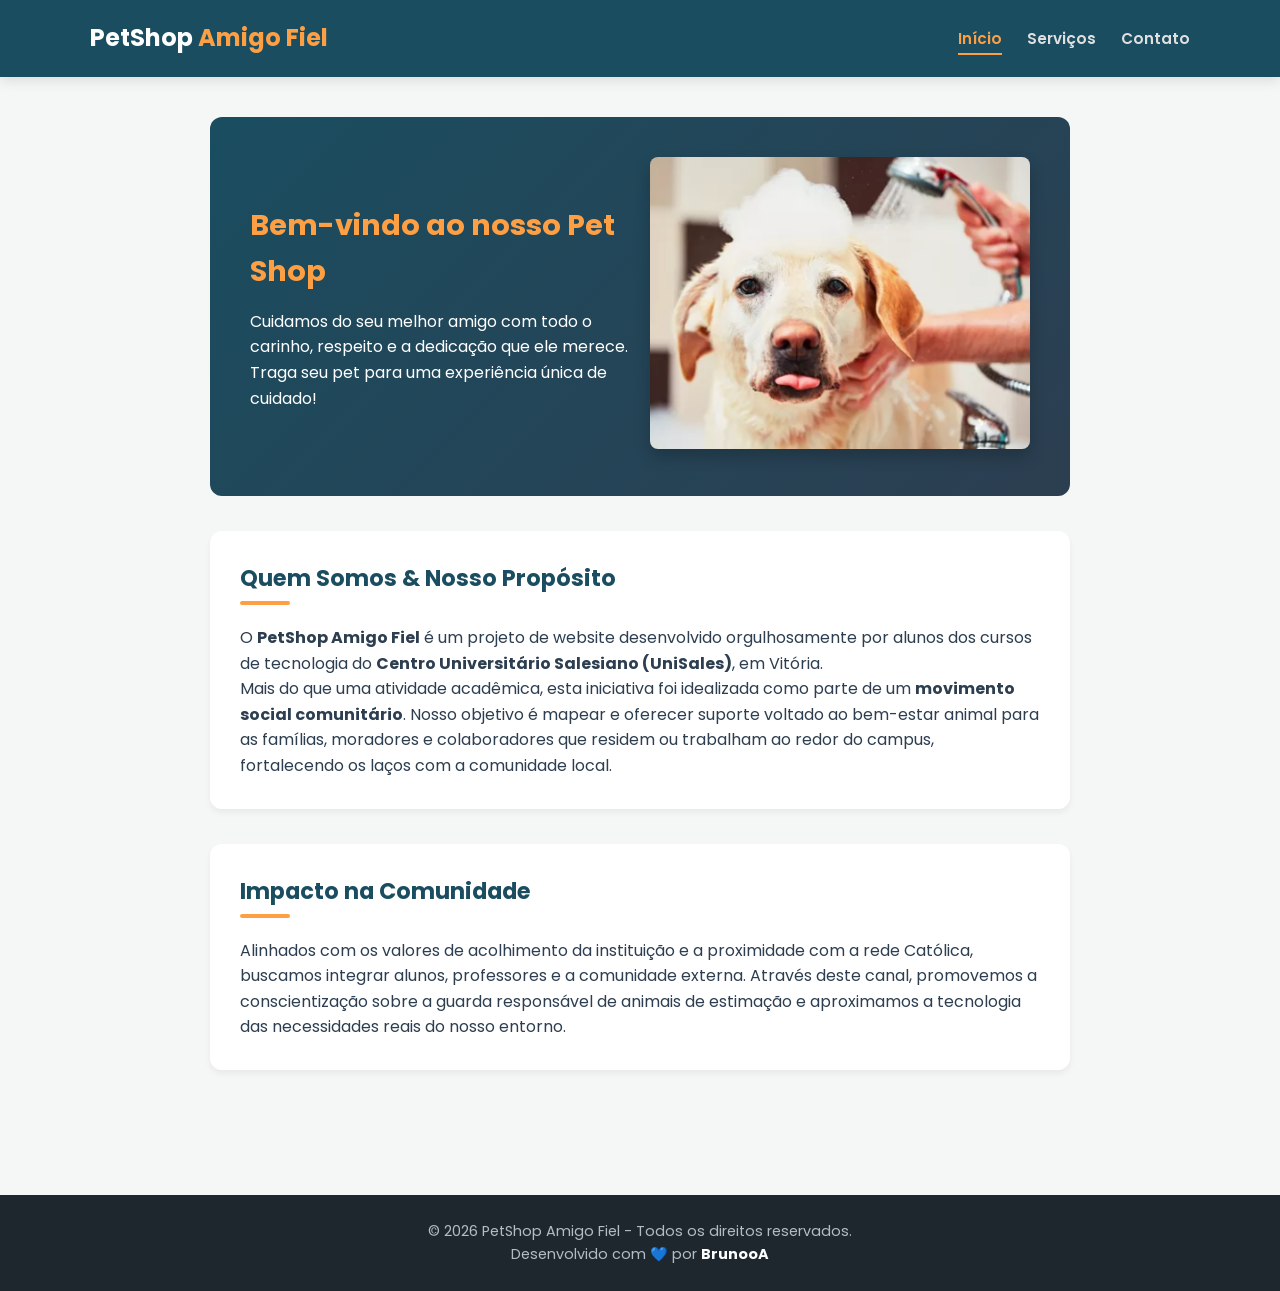
<file: index.html>
<!DOCTYPE html>
<html lang="pt-br">

<head>
    <meta charset="UTF-8">
    <meta name="viewport" content="width=device-width, initial-scale=1.0">
    <title>Ínicio- PetShop Amigo Fiel</title>

    <link rel="icon" type="image/png" href="img/petshop.png">

    <link rel="preconnect" href="https://fonts.googleapis.com">
    <link rel="preconnect" href="https://fonts.gstatic.com" crossorigin>
    <link href="https://fonts.googleapis.com/css2?family=Poppins:wght@300;400;600;700&display=swap" rel="stylesheet">
    <link rel="stylesheet" href="css/style.css">
</head>

<body>

    <header>
        <div class="header-container">
            <h1 class="logo">PetShop <span>Amigo Fiel</span></h1>
            <nav>
                <ul>
                    <li><a href="index.html" class="active">Início</a></li>
                    <li><a href="servicos.html">Serviços</a></li>
                    <li><a href="contato.html">Contato</a></li>
                </ul>
            </nav>
        </div>
    </header>

    <main>
        <section id="sobre" class="card-hero">
            <div class="hero-text">
                <h2>Bem-vindo ao nosso Pet Shop</h2>
                <p>Cuidamos do seu melhor amigo com todo o carinho, respeito e a dedicação que ele merece. Traga seu pet
                    para uma experiência única de cuidado!</p>
            </div>
            <div class="hero-img">
                <img src="img/photo.png" alt="Cachorro feliz no banho">
            </div>
        </section>

        <section class="card">
            <h3>Quem Somos & Nosso Propósito</h3>
            <p>O <strong>PetShop Amigo Fiel</strong> é um projeto de website desenvolvido orgulhosamente por alunos dos
                cursos de tecnologia do <strong>Centro Universitário Salesiano (UniSales)</strong>, em Vitória.</p>
            <p>Mais do que uma atividade acadêmica, esta iniciativa foi idealizada como parte de um <strong>movimento
                    social comunitário</strong>. Nosso objetivo é mapear e oferecer suporte voltado ao bem-estar animal
                para as famílias, moradores e colaboradores que residem ou trabalham ao redor do campus, fortalecendo os
                laços com a comunidade local.</p>
        </section>

        <section class="card">
            <h3>Impacto na Comunidade</h3>
            <p>Alinhados com os valores de acolhimento da instituição e a proximidade com a rede Católica, buscamos
                integrar alunos, professores e a comunidade externa. Através deste canal, promovemos a conscientização
                sobre a guarda responsável de animais de estimação e aproximamos a tecnologia das necessidades reais do
                nosso entorno.</p>
        </section>
    </main>

    <footer>
        <p>&copy; 2026 PetShop Amigo Fiel - Todos os direitos reservados.</p>
        <p>Desenvolvido com 💙 por <strong>BrunooA</strong></p>
    </footer>

</body>

</html>
</file>
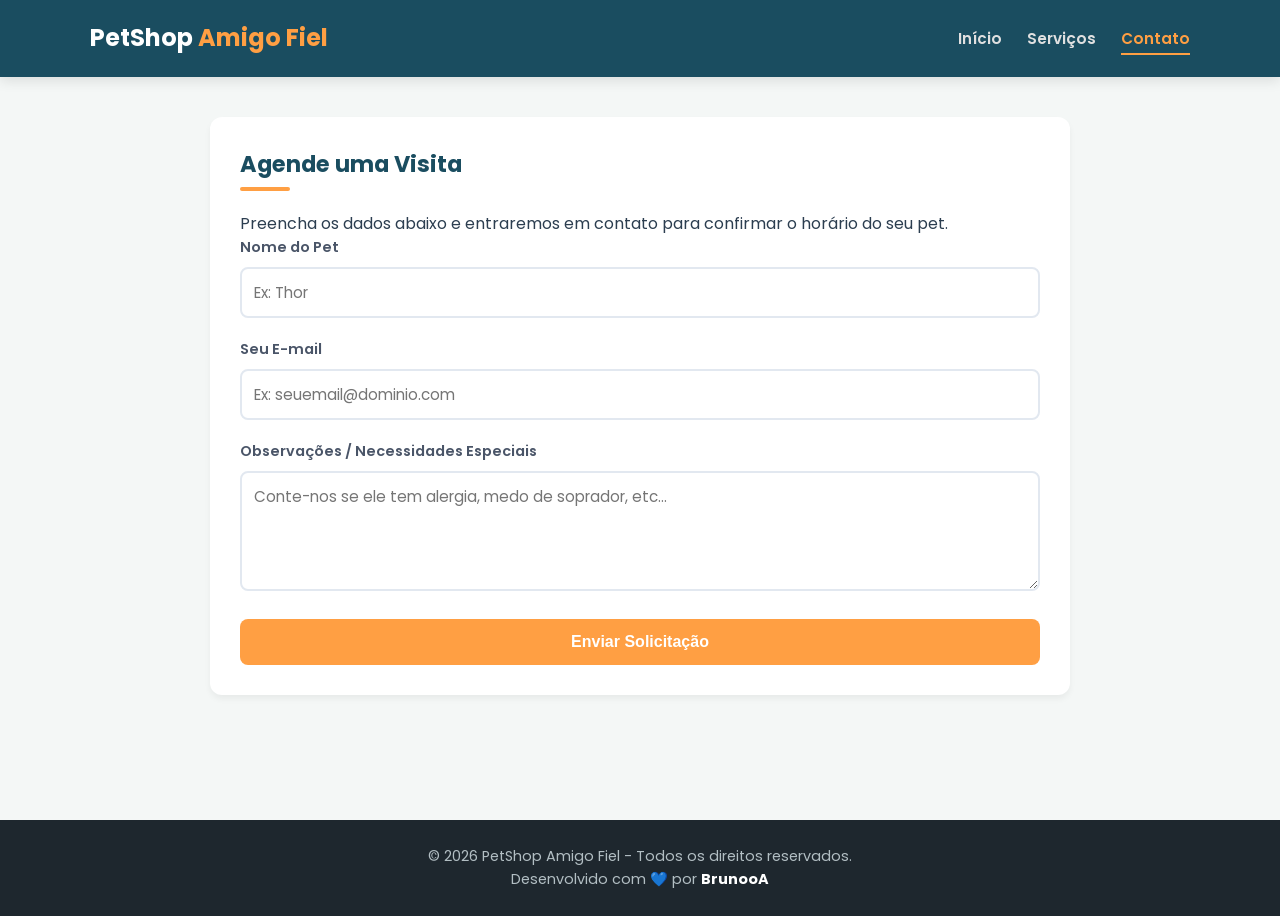
<file: contato.html>
<!DOCTYPE html>
<html lang="pt-br">

<head>
    <meta charset="UTF-8">
    <meta name="viewport" content="width=device-width, initial-scale=1.0">
    <title>Contato - PetShop Amigo Fiel</title>
    <link rel="icon" type="image/png" href="img/petshop.png">
    <link rel="preconnect" href="https://fonts.googleapis.com">
    <link rel="preconnect" href="https://fonts.gstatic.com" crossorigin>
    <link href="https://fonts.googleapis.com/css2?family=Poppins:wght@300;400;600;700&display=swap" rel="stylesheet">
    <link rel="stylesheet" href="css/style.css">
</head>

<body>

    <header>
        <div class="header-container">
            <h1 class="logo">PetShop <span>Amigo Fiel</span></h1>
            <nav>
                <ul>
                    <li><a href="index.html">Início</a></li>
                    <li><a href="servicos.html">Serviços</a></li>
                    <li><a href="contato.html" class="active">Contato</a></li>
                </ul>
            </nav>
        </div>
    </header>

    <main>
        <section id="contato" class="card">
            <h3>Agende uma Visita</h3>
            <p>Preencha os dados abaixo e entraremos em contato para confirmar o horário do seu pet.</p>

            <form action="index.html" method="GET">
                <div class="form-group">
                    <label for="nome">Nome do Pet</label>
                    <input type="text" id="nome" name="nome" placeholder="Ex: Thor" required>
                </div>

                <div class="form-group">
                    <label for="email">Seu E-mail</label>
                    <input type="email" id="email" name="email" placeholder="Ex: seuemail@dominio.com" required>
                </div>

                <div class="form-group">
                    <label for="mensagem">Observações / Necessidades Especiais</label>
                    <textarea id="mensagem" name="mensagem"
                        placeholder="Conte-nos se ele tem alergia, medo de soprador, etc..."></textarea>
                </div>

                <button type="submit" class="btn-submit">
                    <span class="btn-text">Enviar Solicitação</span>
                    <span class="btn-success-icon">✓ Enviado!</span>
                </button>
            </form>
        </section>
    </main>

    <footer>
        <p>&copy; 2026 PetShop Amigo Fiel - Todos os direitos reservados.</p>
        <p>Desenvolvido com 💙 por <strong>BrunooA</strong></p>
    </footer>

</body>

</html>
</file>
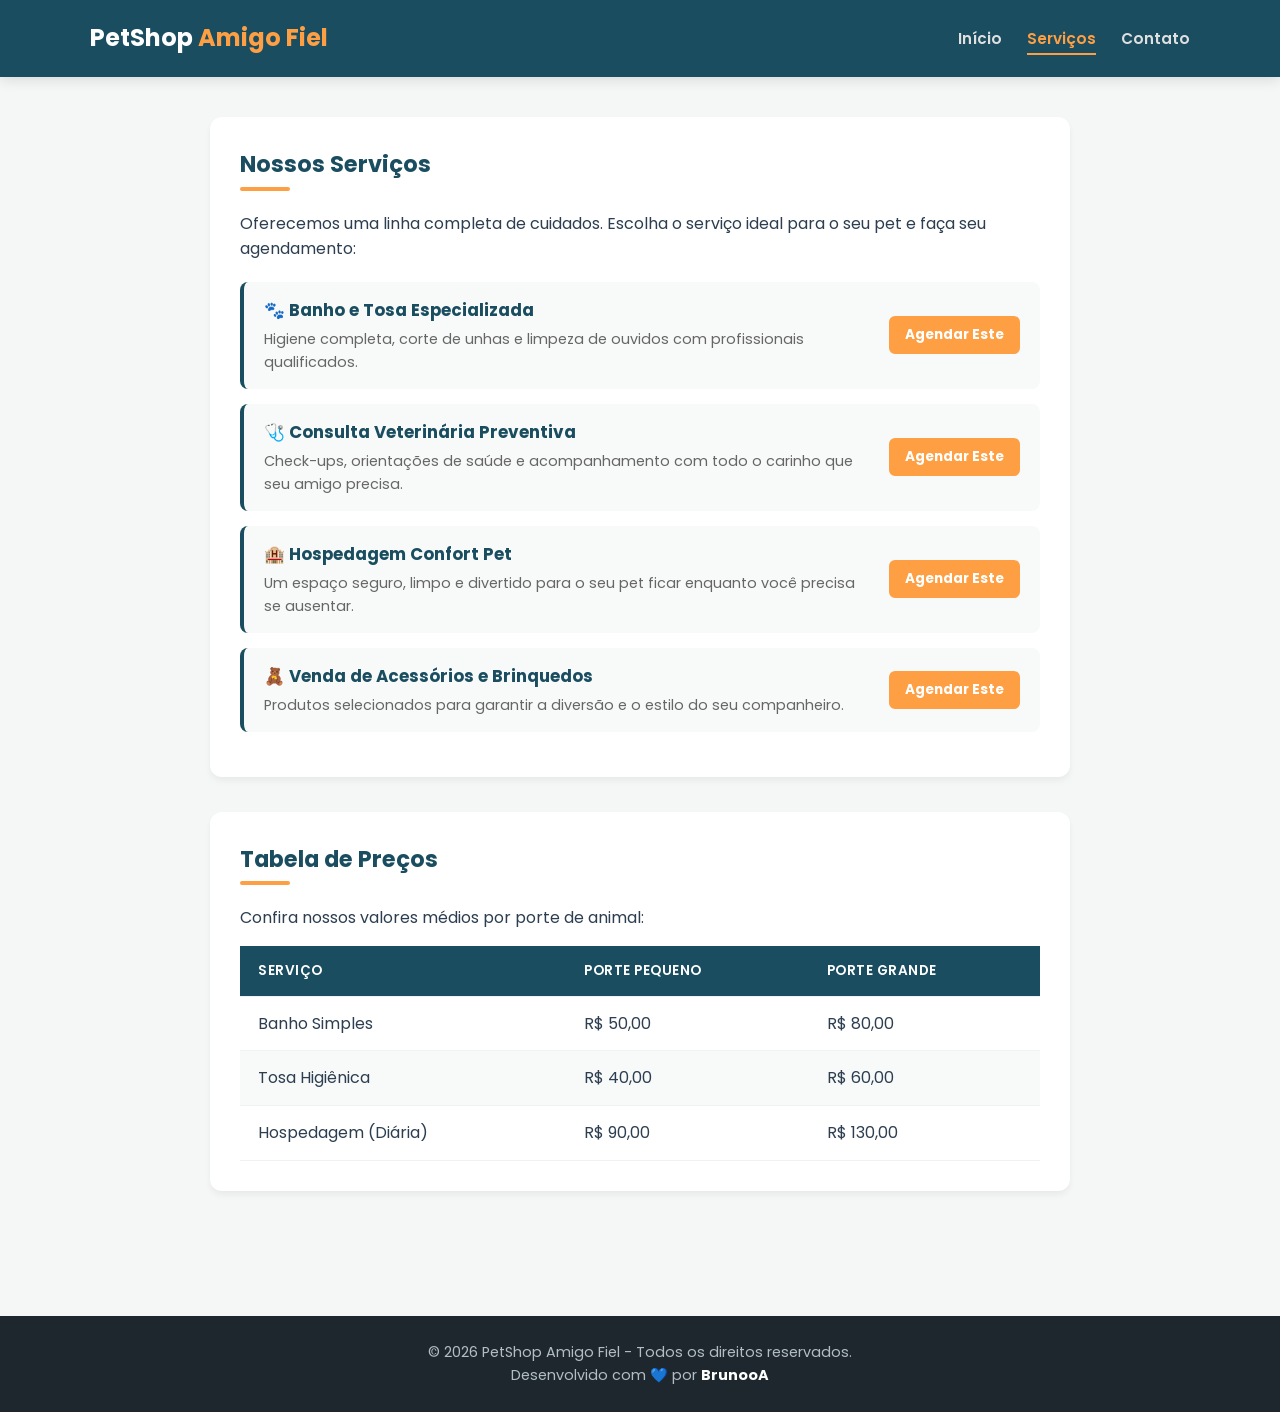
<file: servicos.html>
<!DOCTYPE html>
<html lang="pt-br">

<head>
    <meta charset="UTF-8">
    <meta name="viewport" content="width=device-width, initial-scale=1.0">
    <title>Serviços - PetShop Amigo Fiel</title>
    <link rel="icon" type="image/png" href="img/petshop.png">
    <link rel="preconnect" href="https://fonts.googleapis.com">
    <link rel="preconnect" href="https://fonts.gstatic.com" crossorigin>
    <link href="https://fonts.googleapis.com/css2?family=Poppins:wght@300;400;600;700&display=swap" rel="stylesheet">
    <link rel="stylesheet" href="css/style.css">
</head>

<body>

    <header>
        <div class="header-container">
            <h1 class="logo">PetShop <span>Amigo Fiel</span></h1>
            <nav>
                <ul>
                    <li><a href="index.html">Início</a></li>
                    <li><a href="servicos.html" class="active">Serviços</a></li>
                    <li><a href="contato.html">Contato</a></li>
                </ul>
            </nav>
        </div>
    </header>

    <main>
        <section id="servicos" class="card">
            <h3>Nossos Serviços</h3>
            <p>Oferecemos uma linha completa de cuidados. Escolha o serviço ideal para o seu pet e faça seu agendamento:
            </p>

            <ul class="services-list-visual">
                <li>
                    <div class="service-info">
                        <strong>🐾 Banho e Tosa Especializada</strong>
                        <p>Higiene completa, corte de unhas e limpeza de ouvidos com profissionais qualificados.</p>
                    </div>
                    <a href="contato.html" class="btn-schedule">Agendar Este</a>
                </li>
                <li>
                    <div class="service-info">
                        <strong>🩺 Consulta Veterinária Preventiva</strong>
                        <p>Check-ups, orientações de saúde e acompanhamento com todo o carinho que seu amigo precisa.
                        </p>
                    </div>
                    <a href="contato.html" class="btn-schedule">Agendar Este</a>
                </li>
                <li>
                    <div class="service-info">
                        <strong>🏨 Hospedagem Confort Pet</strong>
                        <p>Um espaço seguro, limpo e divertido para o seu pet ficar enquanto você precisa se ausentar.
                        </p>
                    </div>
                    <a href="contato.html" class="btn-schedule">Agendar Este</a>
                </li>
                <li>
                    <div class="service-info">
                        <strong>🧸 Venda de Acessórios e Brinquedos</strong>
                        <p>Produtos selecionados para garantir a diversão e o estilo do seu companheiro.</p>
                    </div>
                    <a href="contato.html" class="btn-schedule">Agendar Este</a>
                </li>
            </ul>
        </section>

        <section id="precos" class="card">
            <h3>Tabela de Preços</h3>
            <p>Confira nossos valores médios por porte de animal:</p>
            <div class="table-responsive">
                <table>
                    <thead>
                        <tr>
                            <th>Serviço</th>
                            <th>Porte Pequeno</th>
                            <th>Porte Grande</th>
                        </tr>
                    </thead>
                    <tbody>
                        <tr>
                            <td>Banho Simples</td>
                            <td>R$ 50,00</td>
                            <td>R$ 80,00</td>
                        </tr>
                        <tr>
                            <td>Tosa Higiênica</td>
                            <td>R$ 40,00</td>
                            <td>R$ 60,00</td>
                        </tr>
                        <tr>
                            <td>Hospedagem (Diária)</td>
                            <td>R$ 90,00</td>
                            <td>R$ 130,00</td>
                        </tr>
                    </tbody>
                </table>
            </div>
        </section>
    </main>

    <footer>
        <p>&copy; 2026 PetShop Amigo Fiel - Todos os direitos reservados.</p>
        <p>Desenvolvido com 💙 por <strong>BrunooA</strong></p>
    </footer>

</body>

</html>
</file>
<file: css/style.css>
/* ==========================================================================
   Configurações Gerais & Reset
   ========================================================================== */
* {
    margin: 0;
    padding: 0;
    box-sizing: border-box;
}

body {
    font-family: 'Poppins', sans-serif;
    line-height: 1.6;
    background-color: #f4f7f6; /* Fundo levemente cinza/azul para dar contraste */
    color: #2c3e50;
}

/* ==========================================================================
   Header & Nav (Layout Moderno com Flexbox)
   ========================================================================== */
header {
    background-color: #1a4d60; /* Azul petróleo profissional */
    padding: 1.2rem 2rem;
    position: sticky;
    top: 0;
    z-index: 1000;
    box-shadow: 0 4px 12px rgba(0,0,0,0.1);
}

.header-container {
    max-width: 1100px;
    margin: 0 auto;
    display: flex;
    justify-content: space-between;
    align-items: center;
    flex-wrap: wrap;
}

.logo {
    color: #ffffff;
    font-size: 1.5rem;
    font-weight: 700;
}

.logo span {
    color: #ff9f43; /* Laranja de destaque */
}

nav ul {
    list-style: none;
    display: flex;
    gap: 25px;
}

nav a {
    text-decoration: none;
    color: #e0e0e0;
    font-weight: 600;
    font-size: 0.95rem;
    transition: color 0.3s ease;
}

nav a:hover {
    color: #ff9f43;
}

/* Linha para destacar a página atual no menu */
nav a.active {
    color: #ff9f43;
    border-bottom: 2px solid #ff9f43;
    padding-bottom: 4px;
}

/* ==========================================================================
   Conteúdo Principal & Cards
   ========================================================================== */
main {
    padding: 40px 20px;
    max-width: 900px;
    margin: auto;
}

/* Estilização dos blocos como "Cards" */
.card {
    background: #ffffff;
    padding: 30px;
    margin-bottom: 35px;
    border-radius: 12px;
    box-shadow: 0 4px 6px rgba(0, 0, 0, 0.05);
}

h3 {
    color: #1a4d60;
    font-size: 1.4rem;
    margin-bottom: 20px;
    position: relative;
    padding-bottom: 8px;
}

h3::after {
    content: '';
    position: absolute;
    bottom: 0;
    left: 0;
    width: 50px;
    height: 4px;
    background-color: #ff9f43;
    border-radius: 2px;
}

/* Seção Sobre (Hero) */
.card-hero {
    background: linear-gradient(135deg, #1a4d60 0%, #2c3e50 100%);
    color: white;
    padding: 40px;
    margin-bottom: 35px;
    border-radius: 12px;
    display: flex;
    align-items: center;
    justify-content: space-between;
    gap: 20px;
}

.hero-text {
    flex: 1;
}

.hero-text h2 {
    font-size: 1.8rem;
    margin-bottom: 15px;
    color: #ff9f43;
}

.hero-img {
    flex: 1;
    text-align: center;
}

.hero-img img {
    max-width: 100%;
    height: auto;
    border-radius: 8px;
    box-shadow: 0 8px 16px rgba(0,0,0,0.2);
}

/* ==========================================================================
   Listas de Serviços (Simples e Avançada com Botão)
   ========================================================================== */
.services-list {
    list-style: none;
}

.services-list li {
    padding: 12px 15px;
    background: #f8faf9;
    margin-bottom: 10px;
    border-radius: 8px;
    font-weight: 600;
    display: flex;
    align-items: center;
    gap: 10px;
    border-left: 4px solid #1a4d60;
}

/* Lista visual moderna de serviços com botão de agendamento */
.services-list-visual {
    list-style: none;
    padding: 0;
    margin-top: 20px;
}

.services-list-visual li {
    display: flex;
    justify-content: space-between;
    align-items: center;
    background: #f8faf9;
    padding: 15px 20px;
    margin-bottom: 15px;
    border-radius: 8px;
    border-left: 4px solid #1a4d60;
    gap: 15px;
}

.service-info strong {
    display: block;
    color: #1a4d60;
    font-size: 1.05rem;
    margin-bottom: 4px;
}

.service-info p {
    font-size: 0.9rem;
    color: #666;
    margin: 0;
}

/* Botão de Agendamento Direto nos Serviços */
.btn-schedule {
    background-color: #ff9f43;
    color: white;
    text-decoration: none;
    padding: 8px 16px;
    font-size: 0.85rem;
    font-weight: 700;
    border-radius: 6px;
    white-space: nowrap;
    transition: background-color 0.2s ease, transform 0.1s ease;
}

.btn-schedule:hover {
    background-color: #e68a2e;
}

.btn-schedule:active {
    transform: scale(0.95);
}

/* ==========================================================================
   Tabela Customizada
   ========================================================================== */
.table-responsive {
    overflow-x: auto;
}

table {
    width: 100%;
    border-collapse: collapse;
    margin-top: 15px;
    background: white;
}

th, td {
    padding: 14px 18px;
    text-align: left;
}

th {
    background-color: #1a4d60;
    color: white;
    font-weight: 600;
    text-transform: uppercase;
    font-size: 0.85rem;
    letter-spacing: 0.5px;
}

tr {
    border-bottom: 1px solid #eef2f5;
}

tr:nth-child(even) {
    background-color: #f8faf9;
}

tr:hover {
    background-color: #f1f5f4;
}

/* ==========================================================================
   Formulários Modernos
   ========================================================================== */
.form-group {
    margin-bottom: 20px;
}

label {
    display: block;
    font-weight: 600;
    margin-bottom: 8px;
    font-size: 0.9rem;
    color: #4a5568;
}

input[type="text"],
input[type="email"],
textarea {
    width: 100%;
    padding: 12px;
    border: 2px solid #e2e8f0;
    border-radius: 8px;
    font-family: inherit;
    font-size: 0.95rem;
    color: #2c3e50;
    transition: all 0.3s ease;
}

input:focus,
textarea:focus {
    outline: none;
    border-color: #1a4d60;
    box-shadow: 0 0 0 3px rgba(26, 77, 96, 0.15);
}

textarea {
    height: 120px;
    resize: vertical;
}

.btn-submit {
    background-color: #ff9f43;
    color: white;
    border: none;
    padding: 14px 28px;
    font-size: 1rem;
    font-weight: 700;
    border-radius: 8px;
    cursor: pointer;
    width: 100%;
    transition: background-color 0.3s ease, transform 0.1s ease;
}

.btn-submit:hover {
    background-color: #e68a2e;
}

.btn-submit:active {
    transform: scale(0.98);
}

/* ==========================================================================
   Footer
   ========================================================================== */
footer {
    background-color: #1e272e;
    color: #b2bec3;
    text-align: center;
    padding: 25px 20px;
    font-size: 0.9rem;
    margin-top: 50px;
}

footer strong {
    color: #ffffff;
}

/* ==========================================================================
   Responsividade e Media Queries
   ========================================================================== */
@media (max-width: 600px) {
    .card-hero {
        flex-direction: column;
        text-align: center;
    }
    .header-container {
        flex-direction: column;
        gap: 15px;
    }
    .services-list-visual li {
        flex-direction: column;
        align-items: flex-start;
    }
    .btn-schedule {
        width: 100%;
        text-align: center;
        margin-top: 10px;
    }
}

/* ==========================================================================
   Animação de Envio em CSS Puro (Sem Script)
   ========================================================================== */

/* Prepara o botão para conter as duas mensagens ocultando o ícone de sucesso padrão */
.btn-submit {
    position: relative;
    overflow: hidden;
    display: flex;
    justify-content: center;
    align-items: center;
}

.btn-success-icon {
    position: absolute;
    display: none;
    font-weight: 700;
}

/* Quando o botão é clicado (:active) ou ganha foco ao enviar (:focus) */
.btn-submit:active .btn-text,
.btn-submit:focus .btn-text {
    visibility: hidden;
    opacity: 0;
}

.btn-submit:active,
.btn-submit:focus {
    background-color: #2ecc71 !important; /* Muda para verde de sucesso instantaneamente */
    animation: pulseSuccess 0.6s ease-in-out;
}

.btn-submit:active .btn-success-icon,
.btn-submit:focus .btn-success-icon {
    display: block;
    animation: popIcon 0.4s cubic-bezier(0.175, 0.885, 0.32, 1.275);
}

/* Efeito extra: Faz o formulário dar uma leve piscada simulando o envio */
form:hidden-within {
    animation: fadeForm 0.8s ease;
}

/* Definição das Animações Keyframes exigidas para os efeitos */
@keyframes popIcon {
    0% { transform: scale(0) rotate(-20deg); opacity: 0; }
    100% { transform: scale(1) rotate(0deg); opacity: 1; }
}

@keyframes pulseSuccess {
    0% { transform: scale(1); }
    50% { transform: scale(0.95); box-shadow: 0 0 15px rgba(46, 204, 113, 0.5); }
    100% { transform: scale(1); }
}
</file>
